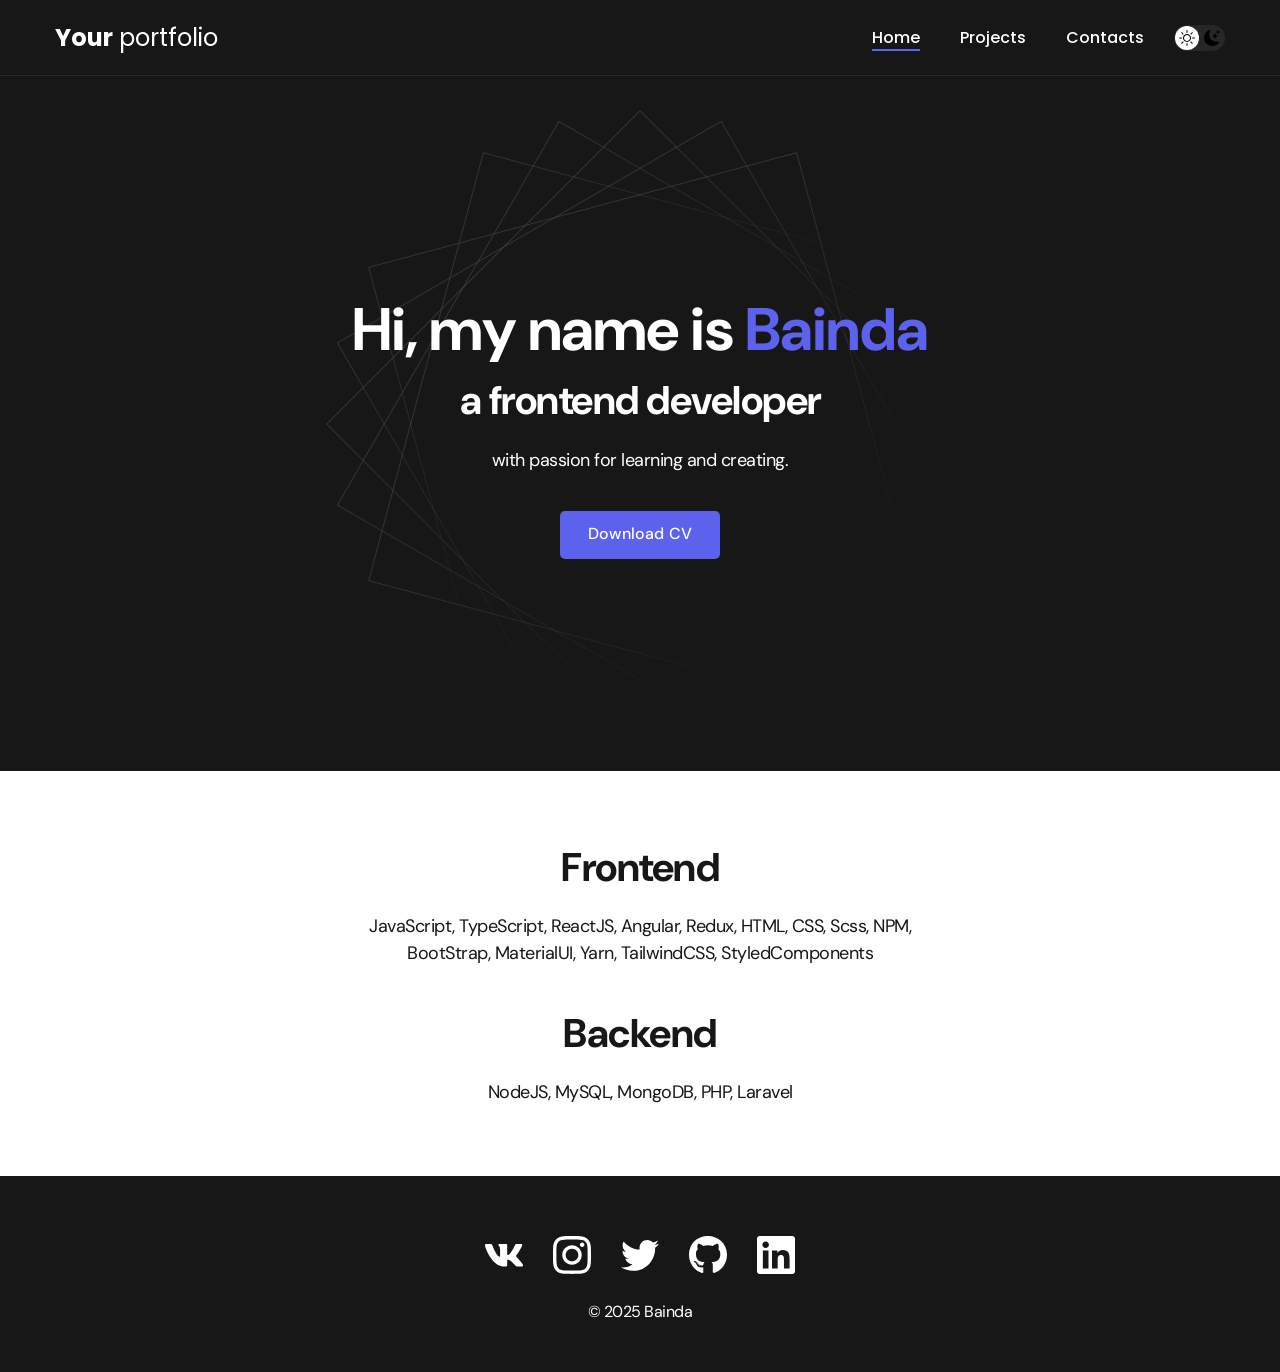
<file: index.html>
<!DOCTYPE html>
<html lang="en">
  <head>
    <!-- Meta tags for character set, compatibility, and responsive design -->
    <meta charset="UTF-8" />
    <meta http-equiv="X-UA-Compatible" content="IE=edge" />
    <meta name="viewport" content="width=device-width, initial-scale=1.0" />
    <title>Your Portfolio</title>
    <!-- Link to external CSS file -->
    <link rel="stylesheet" href="./css/main.css" />
  </head>
  <body>
    <!-- Navigation bar -->
    <nav class="nav">
      <div class="container">
        <div class="nav-row">
          <!-- Logo with link to the homepage -->
          <a href="./index.html" class="logo"
            ><strong>Your</strong> portfolio</a
          >

          <!-- Dark mode toggle button -->
          <button class="dark-mode-btn">
            <!-- Icons for light and dark mode -->
            <img
              src="./img/icons/sun.svg"
              alt="Light mode"
              class="dark-mode-btn__icon"
            />
            <img
              src="./img/icons/moon.svg"
              alt="Dark mode"
              class="dark-mode-btn__icon"
            />
          </button>

          <!-- Navigation links -->
          <ul class="nav-list">
            <li class="nav-list__item">
              <a
                href="./index.html"
                class="nav-list__link nav-list__link--active"
                >Home</a
              >
            </li>
            <li class="nav-list__item">
              <a href="./projects.html" class="nav-list__link">Projects</a>
            </li>
            <li class="nav-list__item">
              <a href="./contacts.html" class="nav-list__link">Contacts</a>
            </li>
          </ul>
        </div>
      </div>
    </nav>

    <!-- Header section -->
    <header class="header">
      <div class="header__wrapper">
        <h1 class="header__title">
          <strong>Hi, my name is <em>Bainda</em></strong
          ><br />
          a frontend developer
        </h1>
        <div class="header__text">
          <p>with passion for learning and creating.</p>
        </div>
        <!-- Link to download CV -->
        <a href="./path/to/your-cv.pdf" class="btn" download>Download CV</a>
      </div>
    </header>

    <!-- Main content section -->
    <main class="section">
      <div class="container">
        <ul class="content-list">
          <!-- Frontend skills list -->
          <li class="content-list__item">
            <h2 class="title-2">Frontend</h2>
            <p>
              JavaScript, TypeScript, ReactJS, Angular, Redux, HTML, CSS, Scss,
              NPM, BootStrap, MaterialUI, Yarn, TailwindCSS, StyledComponents
            </p>
          </li>
          <!-- Backend skills list -->
          <li class="content-list__item">
            <h2 class="title-2">Backend</h2>
            <p>NodeJS, MySQL, MongoDB, PHP, Laravel</p>
          </li>
        </ul>
      </div>
    </main>

    <!-- Footer section -->
    <footer class="footer">
      <div class="container">
        <div class="footer__wrapper">
          <!-- Social media links -->
          <ul class="social">
            <li class="social__item">
              <a href="#!"><img src="./img/icons/vk.svg" alt="Link" /></a>
            </li>
            <li class="social__item">
              <a href="#!"
                ><img src="./img/icons/instagram.svg" alt="Link"
              /></a>
            </li>
            <li class="social__item">
              <a href="#!"><img src="./img/icons/twitter.svg" alt="Link" /></a>
            </li>
            <li class="social__item">
              <a href="#!"><img src="./img/icons/gitHub.svg" alt="Link" /></a>
            </li>
            <li class="social__item">
              <a href="#!"><img src="./img/icons/linkedIn.svg" alt="Link" /></a>
            </li>
          </ul>
          <!-- Copyright information -->
          <div class="copyright">
            <p>© 2025 Bainda</p>
          </div>
        </div>
      </div>
    </footer>

    <!-- Link to external JavaScript file -->
    <script src="./js/main.js"></script>
  </body>
</html>
</file>
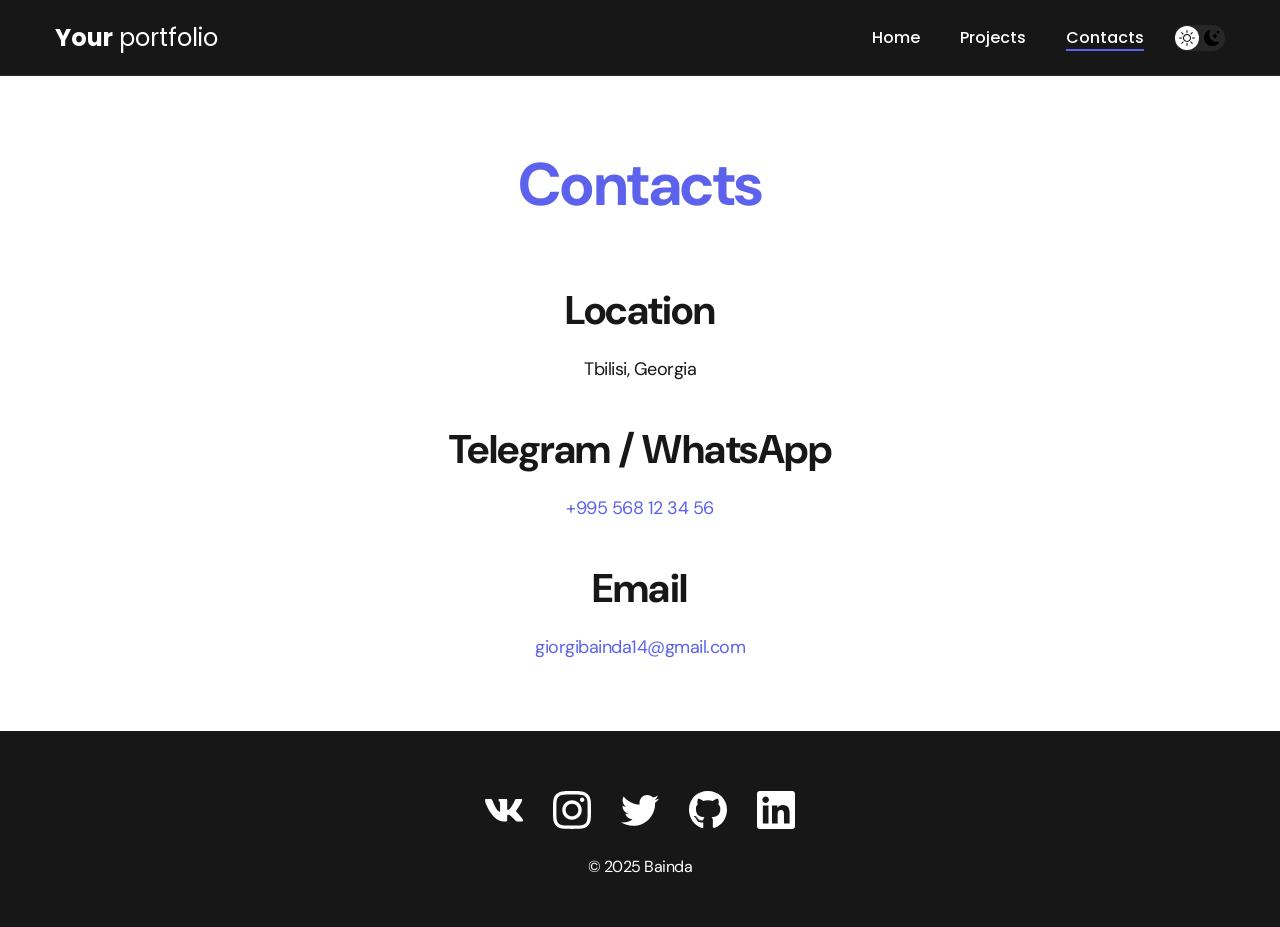
<file: contacts.html>
<!DOCTYPE html>
<html lang="en">
  <head>
    <!-- Meta tags for character set, compatibility, and responsive design -->
    <meta charset="UTF-8" />
    <meta http-equiv="X-UA-Compatible" content="IE=edge" />
    <meta name="viewport" content="width=device-width, initial-scale=1.0" />
    <title>Your portfolio</title>
    <!-- Link to external CSS file -->
    <link rel="stylesheet" href="./css/main.css" />
  </head>
  <body>
    <!-- Navigation bar -->
    <nav class="nav">
      <div class="container">
        <div class="nav-row">
          <!-- Logo with link to the homepage -->
          <a href="./index.html" class="logo"
            ><strong>Your</strong> portfolio</a
          >

          <!-- Dark mode toggle button -->
          <button class="dark-mode-btn">
            <!-- Icons for light and dark mode -->
            <img
              src="./img/icons/sun.svg"
              alt="Light mode"
              class="dark-mode-btn__icon"
            />
            <img
              src="./img/icons/moon.svg"
              alt="Dark mode"
              class="dark-mode-btn__icon"
            />
          </button>

          <!-- Navigation links -->
          <ul class="nav-list">
            <li class="nav-list__item">
              <a href="./index.html" class="nav-list__link">Home</a>
            </li>
            <li class="nav-list__item">
              <a href="./projects.html" class="nav-list__link">Projects</a>
            </li>
            <li class="nav-list__item">
              <a
                href="./contacts.html"
                class="nav-list__link nav-list__link--active"
                >Contacts</a
              >
            </li>
          </ul>
        </div>
      </div>
    </nav>

    <!-- Main content section -->
    <main class="section">
      <div class="container">
        <h1 class="title-1">Contacts</h1>

        <ul class="content-list">
          <!-- Location information -->
          <li class="content-list__item">
            <h2 class="title-2">Location</h2>
            <p>Tbilisi, Georgia</p>
          </li>
          <!-- Contact number with Telegram/WhatsApp link -->
          <li class="content-list__item">
            <h2 class="title-2">Telegram / WhatsApp</h2>
            <p><a href="tel:+79051234567">+995 568 12 34 56</a></p>
          </li>
          <!-- Email address with mailto link -->
          <li class="content-list__item">
            <h2 class="title-2">Email</h2>
            <p>
              <a href="mailto:webdev@protonmail.com"
                >giorgibainda14@gmail.com</a
              >
            </p>
          </li>
        </ul>
      </div>
    </main>

    <!-- Footer section -->
    <footer class="footer">
      <div class="container">
        <div class="footer__wrapper">
          <!-- Social media links -->
          <ul class="social">
            <li class="social__item">
              <a href="#!"><img src="./img/icons/vk.svg" alt="Link" /></a>
            </li>
            <li class="social__item">
              <a href="#!"
                ><img src="./img/icons/instagram.svg" alt="Link"
              /></a>
            </li>
            <li class="social__item">
              <a href="#!"><img src="./img/icons/twitter.svg" alt="Link" /></a>
            </li>
            <li class="social__item">
              <a href="#!"><img src="./img/icons/gitHub.svg" alt="Link" /></a>
            </li>
            <li class="social__item">
              <a href="#!"><img src="./img/icons/linkedIn.svg" alt="Link" /></a>
            </li>
          </ul>
          <!-- Copyright information -->
          <div class="copyright">
            <p>© 2025 Bainda</p>
          </div>
        </div>
      </div>
    </footer>

    <!-- Link to external JavaScript file -->
    <script src="./js/main.js"></script>
  </body>
</html>
</file>
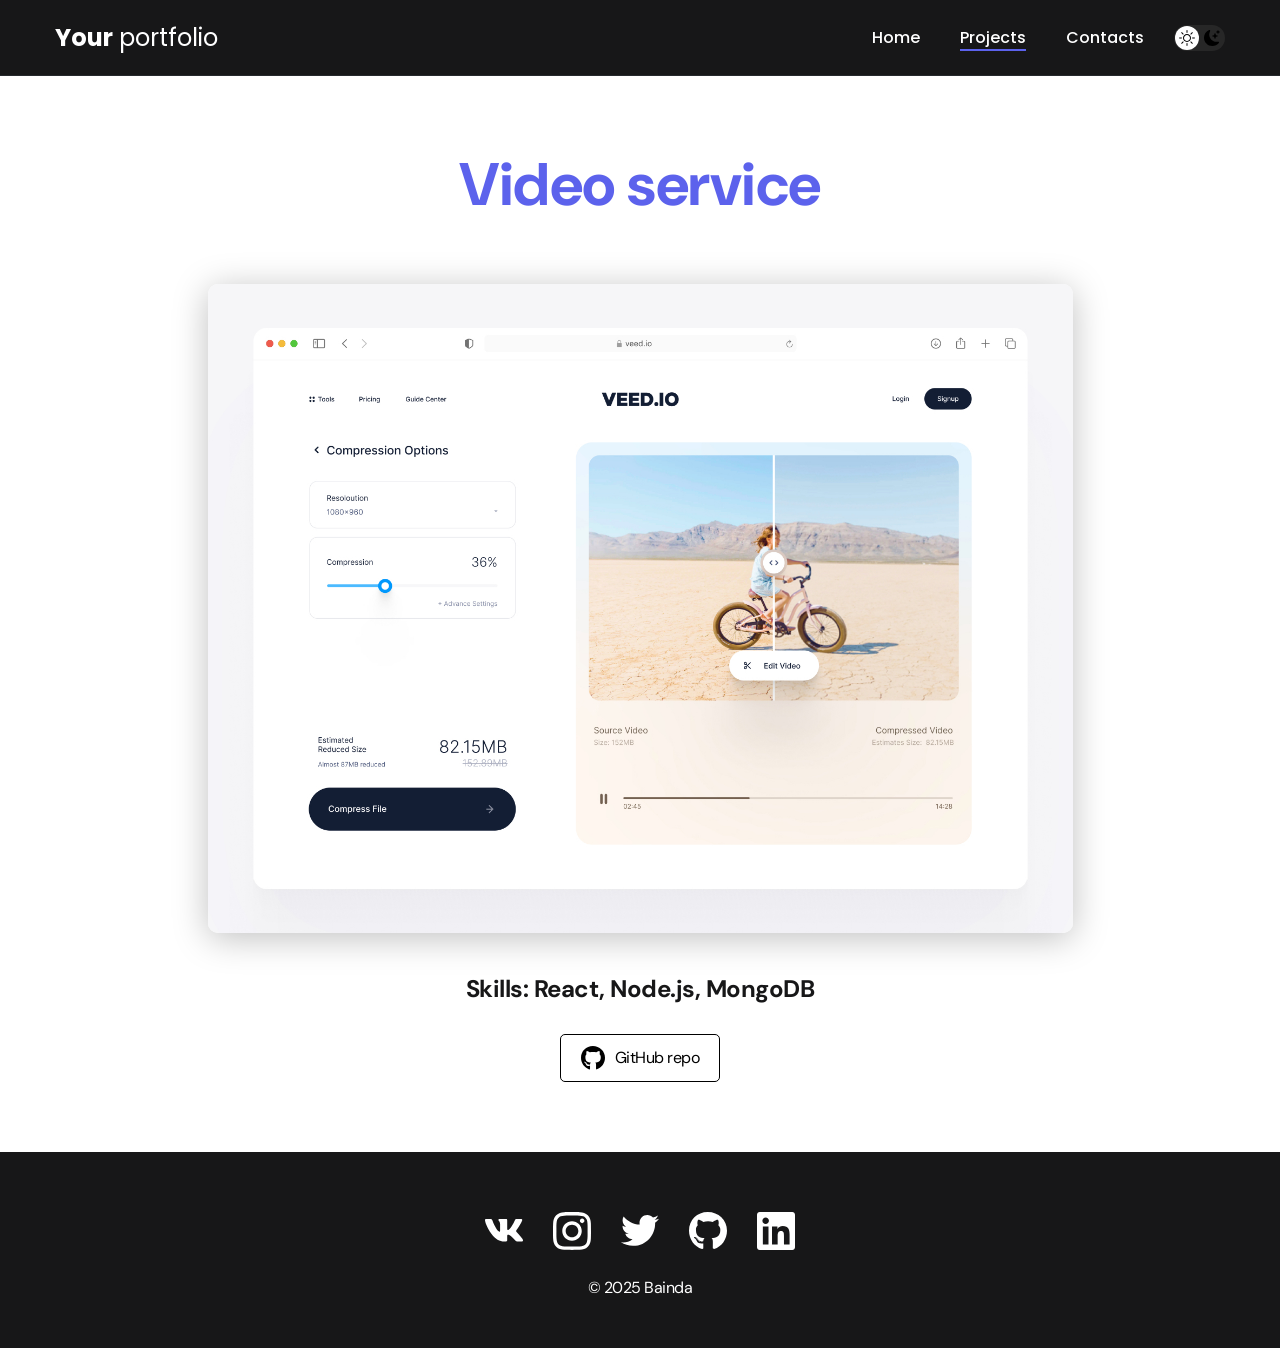
<file: project-page.html>
<!DOCTYPE html>
<html lang="en">
  <head>
    <!-- Meta tags for character set, compatibility, and responsive design -->
    <meta charset="UTF-8" />
    <meta http-equiv="X-UA-Compatible" content="IE=edge" />
    <meta name="viewport" content="width=device-width, initial-scale=1.0" />
    <title>Your portfolio</title>
    <!-- Link to external CSS file -->
    <link rel="stylesheet" href="./css/main.css" />
  </head>
  <body>
    <!-- Navigation bar -->
    <nav class="nav">
      <div class="container">
        <div class="nav-row">
          <!-- Logo with link to the homepage -->
          <a href="./index.html" class="logo"
            ><strong>Your</strong> portfolio</a
          >

          <!-- Dark mode toggle button -->
          <button class="dark-mode-btn">
            <!-- Icons for light and dark mode -->
            <img
              src="./img/icons/sun.svg"
              alt="Light mode"
              class="dark-mode-btn__icon"
            />
            <img
              src="./img/icons/moon.svg"
              alt="Dark mode"
              class="dark-mode-btn__icon"
            />
          </button>

          <!-- Navigation links -->
          <ul class="nav-list">
            <li class="nav-list__item">
              <a href="./index.html" class="nav-list__link">Home</a>
            </li>
            <li class="nav-list__item">
              <a
                href="./projects.html"
                class="nav-list__link nav-list__link--active"
                >Projects</a
              >
            </li>
            <li class="nav-list__item">
              <a href="./contacts.html" class="nav-list__link">Contacts</a>
            </li>
          </ul>
        </div>
      </div>
    </nav>

    <!-- Main content section -->
    <main class="section">
      <div class="container">
        <!-- Project details section -->
        <div class="project-details">
          <h1 class="title-1">Video service</h1>

          <!-- Project cover image -->
          <img
            src="./img/projects/02-big.jpg"
            alt=""
            class="project-details__cover"
          />

          <!-- Project description -->
          <div class="project-details__desc">
            <p>Skills: React, Node.js, MongoDB</p>
          </div>

          <!-- Link to GitHub repository -->
          <a href="#!" class="btn-outline">
            <img src="./img/icons/gitHub-black.svg" alt="" />
            GitHub repo
          </a>
        </div>
      </div>
    </main>

    <!-- Footer section -->
    <footer class="footer">
      <div class="container">
        <div class="footer__wrapper">
          <!-- Social media links -->
          <ul class="social">
            <li class="social__item">
              <a href="#!"><img src="./img/icons/vk.svg" alt="Link" /></a>
            </li>
            <li class="social__item">
              <a href="#!"
                ><img src="./img/icons/instagram.svg" alt="Link"
              /></a>
            </li>
            <li class="social__item">
              <a href="#!"><img src="./img/icons/twitter.svg" alt="Link" /></a>
            </li>
            <li class="social__item">
              <a href="#!"><img src="./img/icons/gitHub.svg" alt="Link" /></a>
            </li>
            <li class="social__item">
              <a href="#!"><img src="./img/icons/linkedIn.svg" alt="Link" /></a>
            </li>
          </ul>
          <!-- Copyright information -->
          <div class="copyright">
            <p>© 2025 Bainda</p>
          </div>
        </div>
      </div>
    </footer>

    <!-- Link to external JavaScript file -->
    <script src="./js/main.js"></script>
  </body>
</html>
</file>
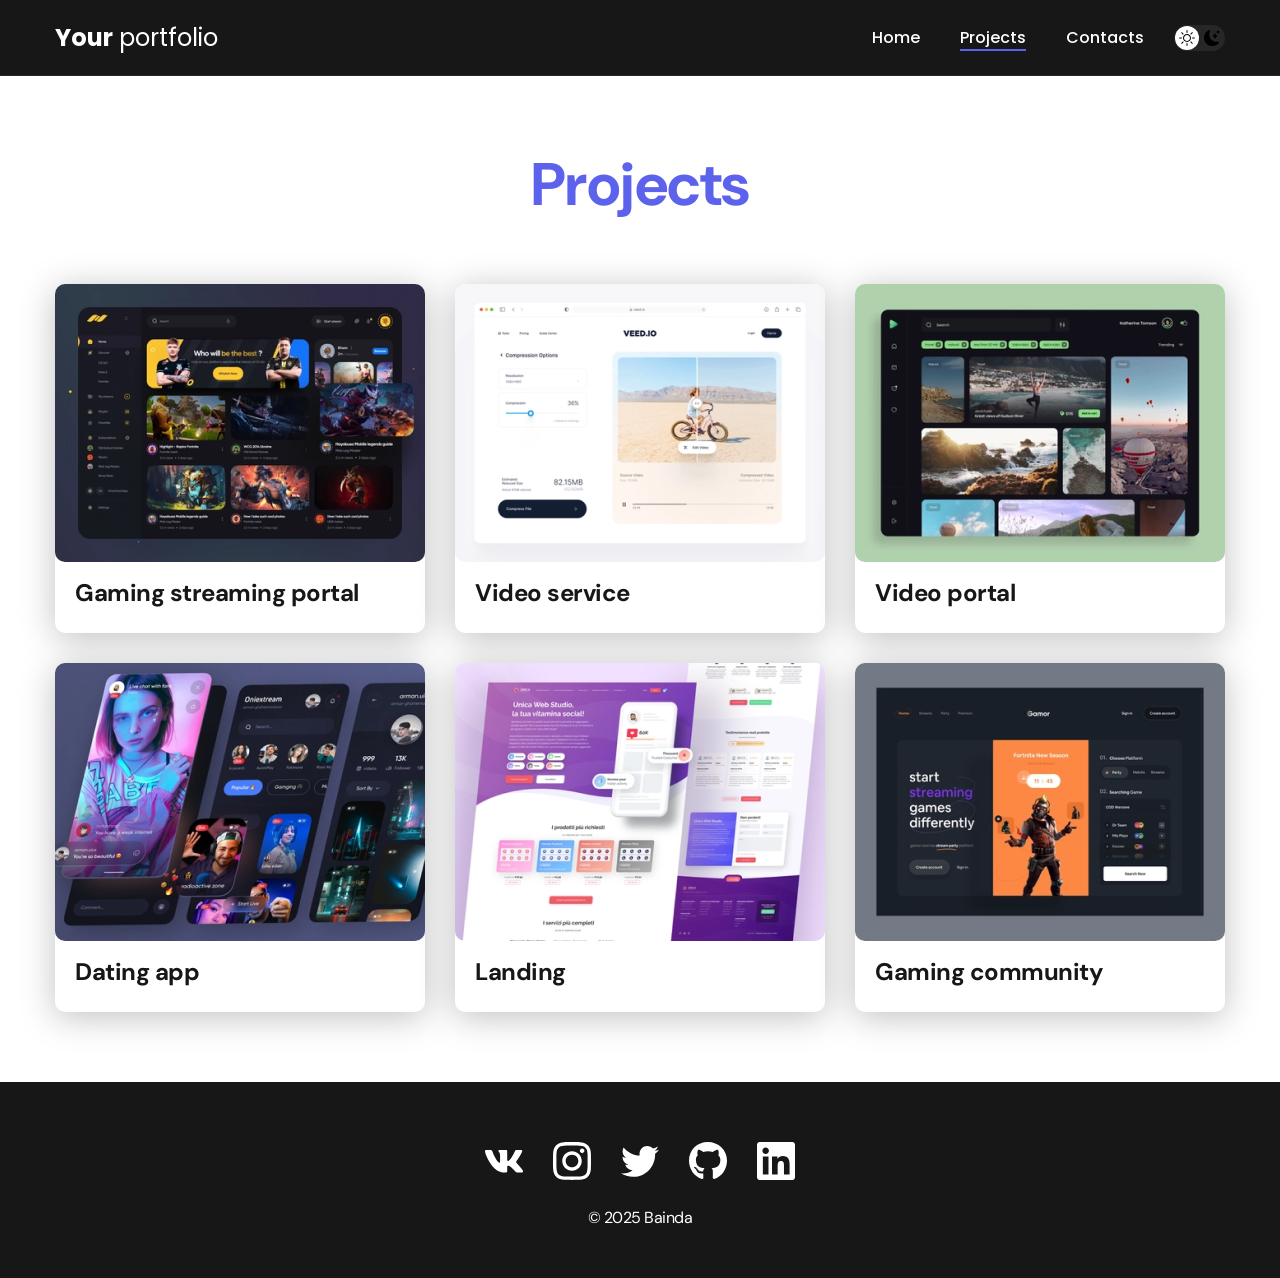
<file: projects.html>
<!DOCTYPE html>
<html lang="en">
  <head>
    <!-- Meta tags for character set, compatibility, and responsive design -->
    <meta charset="UTF-8" />
    <meta http-equiv="X-UA-Compatible" content="IE=edge" />
    <meta name="viewport" content="width=device-width, initial-scale=1.0" />
    <title>Your portfolio</title>
    <!-- Link to external CSS file -->
    <link rel="stylesheet" href="./css/main.css" />
  </head>
  <body>
    <!-- Navigation bar -->
    <nav class="nav">
      <div class="container">
        <div class="nav-row">
          <!-- Logo with link to the homepage -->
          <a href="./index.html" class="logo"
            ><strong>Your</strong> portfolio</a
          >

          <!-- Dark mode toggle button -->
          <button class="dark-mode-btn">
            <!-- Icons for light and dark mode -->
            <img
              src="./img/icons/sun.svg"
              alt="Light mode"
              class="dark-mode-btn__icon"
            />
            <img
              src="./img/icons/moon.svg"
              alt="Dark mode"
              class="dark-mode-btn__icon"
            />
          </button>

          <!-- Navigation links -->
          <ul class="nav-list">
            <li class="nav-list__item">
              <a href="./index.html" class="nav-list__link">Home</a>
            </li>
            <li class="nav-list__item">
              <a
                href="./projects.html"
                class="nav-list__link nav-list__link--active"
                >Projects</a
              >
            </li>
            <li class="nav-list__item">
              <a href="./contacts.html" class="nav-list__link">Contacts</a>
            </li>
          </ul>
        </div>
      </div>
    </nav>

    <!-- Main content section -->
    <main class="section">
      <div class="container">
        <h2 class="title-1">Projects</h2>
        <!-- List of projects -->
        <ul class="projects">
          <!-- Individual project -->
          <li class="project">
            <a href="./project-page.html">
              <img
                src="./img/projects/01.jpg"
                alt="Project img"
                class="project__img"
              />
              <h3 class="project__title">Gaming streaming portal</h3>
            </a>
          </li>
          <li class="project">
            <a href="./project-page.html">
              <img
                src="./img/projects/02.jpg"
                alt="Project img"
                class="project__img"
              />
              <h3 class="project__title">Video service</h3>
            </a>
          </li>
          <li class="project">
            <a href="./project-page.html">
              <img
                src="./img/projects/03.jpg"
                alt="Project img"
                class="project__img"
              />
              <h3 class="project__title">Video portal</h3>
            </a>
          </li>
          <li class="project">
            <img
              src="./img/projects/04.jpg"
              alt="Project img"
              class="project__img"
            />
            <h3 class="project__title">Dating app</h3>
          </li>
          <li class="project">
            <img
              src="./img/projects/05.jpg"
              alt="Project img"
              class="project__img"
            />
            <h3 class="project__title">Landing</h3>
          </li>
          <li class="project">
            <img
              src="./img/projects/06.jpg"
              alt="Project img"
              class="project__img"
            />
            <h3 class="project__title">Gaming community</h3>
          </li>
        </ul>
      </div>
    </main>

    <!-- Footer section -->
    <footer class="footer">
      <div class="container">
        <div class="footer__wrapper">
          <!-- Social media links -->
          <ul class="social">
            <li class="social__item">
              <a href="#!"><img src="./img/icons/vk.svg" alt="Link" /></a>
            </li>
            <li class="social__item">
              <a href="#!"
                ><img src="./img/icons/instagram.svg" alt="Link"
              /></a>
            </li>
            <li class="social__item">
              <a href="#!"><img src="./img/icons/twitter.svg" alt="Link" /></a>
            </li>
            <li class="social__item">
              <a href="#!"><img src="./img/icons/gitHub.svg" alt="Link" /></a>
            </li>
            <li class="social__item">
              <a href="#!"><img src="./img/icons/linkedIn.svg" alt="Link" /></a>
            </li>
          </ul>
          <!-- Copyright information -->
          <div class="copyright">
            <p>© 2025 Bainda</p>
          </div>
        </div>
      </div>
    </footer>

    <!-- Link to external JavaScript file -->
    <script src="./js/main.js"></script>
  </body>
</html>
</file>
<file: css/main.css>
@import "./reset.css";
@import url("https://fonts.googleapis.com/css2?family=DM+Sans:wght@400;500;700&family=Poppins:wght@400;500;700&display=swap");

:root {
  /* Colors */
  --blackpure: #000;
  --black: #171718;
  --black-border: #26292d;
  --white: #fff;
  --purple: #5c62ec;

  /* Nav */
  --nav-bg: var(--black);
  --nav-border: var(--black-border);
  --nav-text: var(--white);

  /* Header */
  --header-bg: var(--black);
  --header-text: var(--white);

  /* Footer */
  --footer-bg: var(--black);
  --footer-text: var(--white);

  /* Light mode */
  --page-bg: var(--white);
  --text-color: var(--black);
  --accent: var(--purple);
  --title-1: var(--accent);

  --project-card-bg: var(--white);
  --project-card-text: var(--black);
  --box-shadow: 0px 5px 35px rgba(0, 0, 0, 0.25);
}

.dark {
  /* Dark mode */
  --page-bg: #252526;
  --text-color: var(--white);

  --title-1: var(--white);

  --project-card-bg: var(--black);
  --project-card-text: var(--white);
  --box-shadow: 0px 5px 35px rgba(0, 0, 0, 0.8);
}

html,
body {
  display: flex;
  flex-direction: column;
  min-height: 100vh;

  font-family: "DM Sans", sans-serif;
  letter-spacing: -0.5px;

  /* Light mode */
  background-color: var(--page-bg);
  color: var(--text-color);
}

/* General */

.container {
  margin: 0 auto;
  padding: 0 15px;
  max-width: 1200px;
}

.none {
  display: none !important;
}

.section {
  padding: 70px 0;
}

.title-1 {
  margin-bottom: 60px;

  font-size: 60px;
  font-weight: 700;
  line-height: 1.3;
  color: var(--title-1);
  text-align: center;
}

.title-2 {
  margin-bottom: 20px;

  font-size: 40px;
  font-weight: 700;
  line-height: 1.3;
}

/* Nav */

.nav {
  padding: 20px 0;
  background-color: var(--nav-bg);
  border-bottom: 1px solid var(--nav-border);
  color: var(--nav-text);
  letter-spacing: normal;
}

.nav-row {
  display: flex;
  justify-content: flex-end;
  align-items: center;
  column-gap: 30px;
  row-gap: 20px;
  flex-wrap: wrap;
}

.logo {
  margin-right: auto;
  color: var(--nav-text);
  font-size: 24px;
  font-family: "Poppins", sans-serif;
}

.logo strong {
  font-weight: 700;
}

.nav-list {
  display: flex;
  flex-wrap: wrap;
  row-gap: 10px;
  align-items: center;
  column-gap: 40px;
  font-size: 16px;
  font-weight: 500;
  font-family: "Poppins", sans-serif;
}

.nav-list__link {
  color: var(--nav-text);
  transition: opacity 0.2s ease-in;
}

.nav-list__link:hover {
  opacity: 0.8;
}

.nav-list__link--active {
  position: relative;
}

.nav-list__link--active::before {
  content: "";

  position: absolute;
  left: 0;
  top: 100%;

  display: block;
  height: 2px;
  width: 100%;
  background-color: var(--accent);
}

/* Dark mode btn */

.dark-mode-btn {
  order: 9;

  position: relative;
  display: flex;
  justify-content: space-between;

  width: 51px;
  height: 26px;
  padding: 5px;

  border-radius: 50px;
  background-color: #272727;
}

.dark-mode-btn::before {
  content: "";

  position: absolute;
  top: 1px;
  left: 1px;

  display: block;
  width: 24px;
  height: 24px;

  border-radius: 50%;
  background-color: #fff;

  transition: left 0.2s ease-in;
}

.dark-mode-btn--active::before {
  left: 26px;
}

.dark-mode-btn__icon {
  position: relative;
  z-index: 9;
}

/* Header */

.header {
  padding: 40px 0;
  min-height: 695px;

  display: flex;
  justify-content: center;
  align-items: center;

  background-color: var(--header-bg);
  background-image: url("./../img/header-bg.png");
  background-repeat: no-repeat;
  background-size: auto;
  background-position: center center;

  color: var(--header-text);
  text-align: center;
}

.header__wrapper {
  padding: 0 15px;
  max-width: 660px;
}

.header__title {
  margin-bottom: 20px;
  font-size: 40px;
  font-weight: 700;
  line-height: 1.4;
}

.header__title strong {
  font-size: 60px;
  font-weight: 700;
}

.header__title em {
  font-style: normal;
  color: var(--accent);
}

.header__text {
  margin-bottom: 40px;
  font-size: 18px;
  line-height: 1.333;
}

.header__text p + p {
  margin-top: 0.5em;
}

/* Btn */

.btn {
  display: inline-block;
  height: 48px;
  padding: 12px 28px;

  border-radius: 5px;
  background-color: var(--accent);
  color: var(--white);
  letter-spacing: 0.15px;
  font-size: 16px;
  font-weight: 500;

  transition: opacity 0.2s ease-in;
}

.btn:hover {
  opacity: 0.8;
}

.btn:active {
  position: relative;
  top: 1px;
}

/* Btn outline */

.btn-outline {
  display: flex;
  column-gap: 10px;
  align-items: center;

  height: 48px;
  padding: 12px 20px;

  border-radius: 5px;
  border: 1px solid #000;
  background-color: #fff;
  color: #000;

  transition: opacity 0.2s ease-in;
}

.btn-outline:hover {
  opacity: 0.8;
}

.btn-outline:active {
  position: relative;
  top: 1px;
}

/* Projects  */

.projects {
  display: flex;
  justify-content: center;
  flex-wrap: wrap;
  column-gap: 30px;
  row-gap: 30px;
}

.project {
  max-width: 370px;
  background-color: var(--project-card-bg);
  box-shadow: var(--box-shadow);
  border-radius: 10px;
}

.project__img {
  border-radius: 10px;
}

.project__title {
  padding: 15px 20px 25px;
  font-weight: 700;
  font-size: 24px;
  line-height: 1.3;
  color: var(--project-card-text);
}

/* Project details */

.project-details {
  margin: 0 auto;
  max-width: 865px;

  display: flex;
  flex-direction: column;
  align-items: center;

  text-align: center;
}

.project-details__cover {
  max-width: 100%;
  margin-bottom: 40px;

  box-shadow: var(--box-shadow);
  border-radius: 10px;
}

.project-details__desc {
  margin-bottom: 30px;

  font-weight: 700;
  font-size: 24px;
  line-height: 1.3;
}

/* Content list */

.content-list {
  margin: 0 auto;
  max-width: 570px;
  display: flex;
  flex-direction: column;
  align-items: center;
  row-gap: 40px;
  text-align: center;
}

.content-list a {
  color: var(--accent);
}

.content-list__item {
  font-size: 18px;
  line-height: 1.5;
}

.content-list__item p + p {
  margin-top: 0.5em;
}

/* Footer */

.footer {
  margin-top: auto;
  padding: 60px 0 50px;
  background-color: var(--footer-bg);
  color: var(--footer-text);
}

.footer__wrapper {
  display: flex;
  flex-direction: column;
  align-items: center;
  row-gap: 27px;
}

.social {
  display: flex;
  column-gap: 30px;
  align-items: center;
}

.copyright {
  font-size: 16px;
}

.copyright p + p {
  margin-top: 0.5em;
}

@media (max-width: 620px) {
  /* Header  */

  .header {
    min-height: unset;
  }

  .header__title {
    font-size: 30px;
  }

  .header__title strong {
    font-size: 40px;
  }

  /* Nav */

  .nav-row {
    justify-content: space-between;
  }

  .dark-mode-btn {
    order: 0;
  }

  /* General */

  .section {
    padding: 40px 0;
  }

  .title-1 {
    margin-bottom: 30px;
    font-size: 40px;
  }

  .title-2 {
    margin-bottom: 10px;
    font-size: 30px;
  }

  /* Projects */

  .project__title {
    font-size: 22px;
  }

  /* Project page */

  .project-details__desc {
    margin-bottom: 20px;
    font-size: 22px;
  }

  /* Content List */

  .content-list {
    row-gap: 20px;
  }

  .content-list__item {
    font-size: 16px;
  }

  /* Footer */

  .footer {
    padding: 40px 0 30px;
  }

  .footer__wrapper {
    row-gap: 20px;
  }

  /* Social */

  .social {
    column-gap: 20px;
  }

  .social__item {
    width: 28px;
  }
}

/* Custom scrollbar styles */
::-webkit-scrollbar {
  width: 8px;
}

::-webkit-scrollbar-track {
  background: #1a1a1a;
}

::-webkit-scrollbar-thumb {
  background: #333;
  border-radius: 8px;
  box-shadow: 0 0 4px rgba(0, 0, 0, 0.5);
}

::-webkit-scrollbar-thumb:hover {
  background: #4d4d4d;
}
</file>
